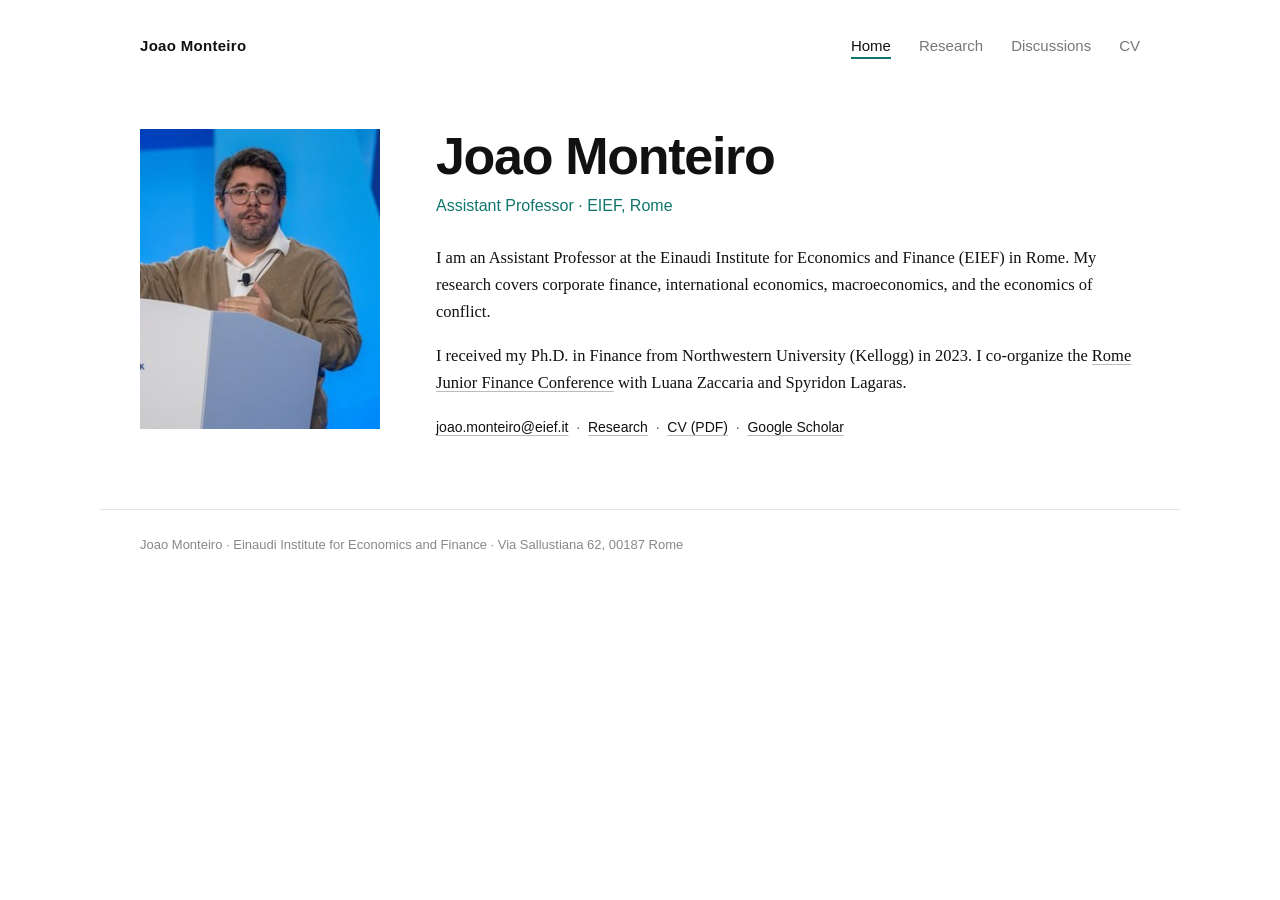
<file: index.html>
<!DOCTYPE html>
<html lang="en">
<head>
<meta charset="utf-8">
<meta name="viewport" content="width=device-width, initial-scale=1">
<title>Joao Monteiro — EIEF</title>
<meta name="description" content="Joao Monteiro, Assistant Professor at the Einaudi Institute for Economics and Finance (EIEF). Corporate finance, international economics, macroeconomics, and the economics of conflict.">
<meta property="og:title" content="Joao Monteiro — EIEF">
<meta property="og:description" content="Joao Monteiro, Assistant Professor at the Einaudi Institute for Economics and Finance (EIEF). Corporate finance, international economics, macroeconomics, and the economics of conflict.">
<meta property="og:image" content="https://joao-cmonteiro.github.io/website/img/photo.jpg">
<link rel="icon" href="favicon.svg" type="image/svg+xml">
<link rel="icon" href="favicon.ico" sizes="any">
<link rel="apple-touch-icon" href="apple-touch-icon.png">
<link rel="stylesheet" href="style.css">
</head>
<body>
<nav class="nav"><a class="nm" href="index.html">Joao Monteiro</a><ul><li><a href="index.html" class=cur aria-current=page>Home</a></li><li><a href="research.html">Research</a></li><li><a href="discussions.html">Discussions</a></li><li><a href="cv.html">CV</a></li></ul></nav>
<main>
<div class="hero"><img class="photo" src="img/photo.jpg" alt="Joao Monteiro"><div>
<h1>Joao Monteiro</h1>
<p class="role">Assistant Professor · EIEF, Rome</p>
<p>I am an Assistant Professor at the Einaudi Institute for Economics and Finance (EIEF) in Rome. My research covers corporate finance, international economics, macroeconomics, and the economics of conflict.</p>
<p>I received my Ph.D. in Finance from Northwestern University (Kellogg) in 2023. I co-organize the <a href="https://www.eief.it/eief/images/Program_10th_Rome_Junior_Finance_Conference_8-9_June_2026.pdf" target="_blank" rel="noopener">Rome Junior Finance Conference</a> with Luana Zaccaria and Spyridon Lagaras.</p>
<div class="contact"><a href="mailto:joao.monteiro@eief.it">joao.monteiro@eief.it</a> &nbsp;·&nbsp; <a href="research.html">Research</a> &nbsp;·&nbsp; <a href="cv.pdf">CV (PDF)</a> &nbsp;·&nbsp; <a href="https://scholar.google.com/citations?user=AjWVGdEAAAAJ&amp;hl=en" target="_blank" rel="noopener">Google Scholar</a></div>
</div></div>
</main>
<footer>Joao Monteiro · Einaudi Institute for Economics and Finance · Via Sallustiana 62, 00187 Rome</footer>
<div class="lb" hidden><img alt=""></div>
<script src="site.js"></script>
</body>
</html>
</file>
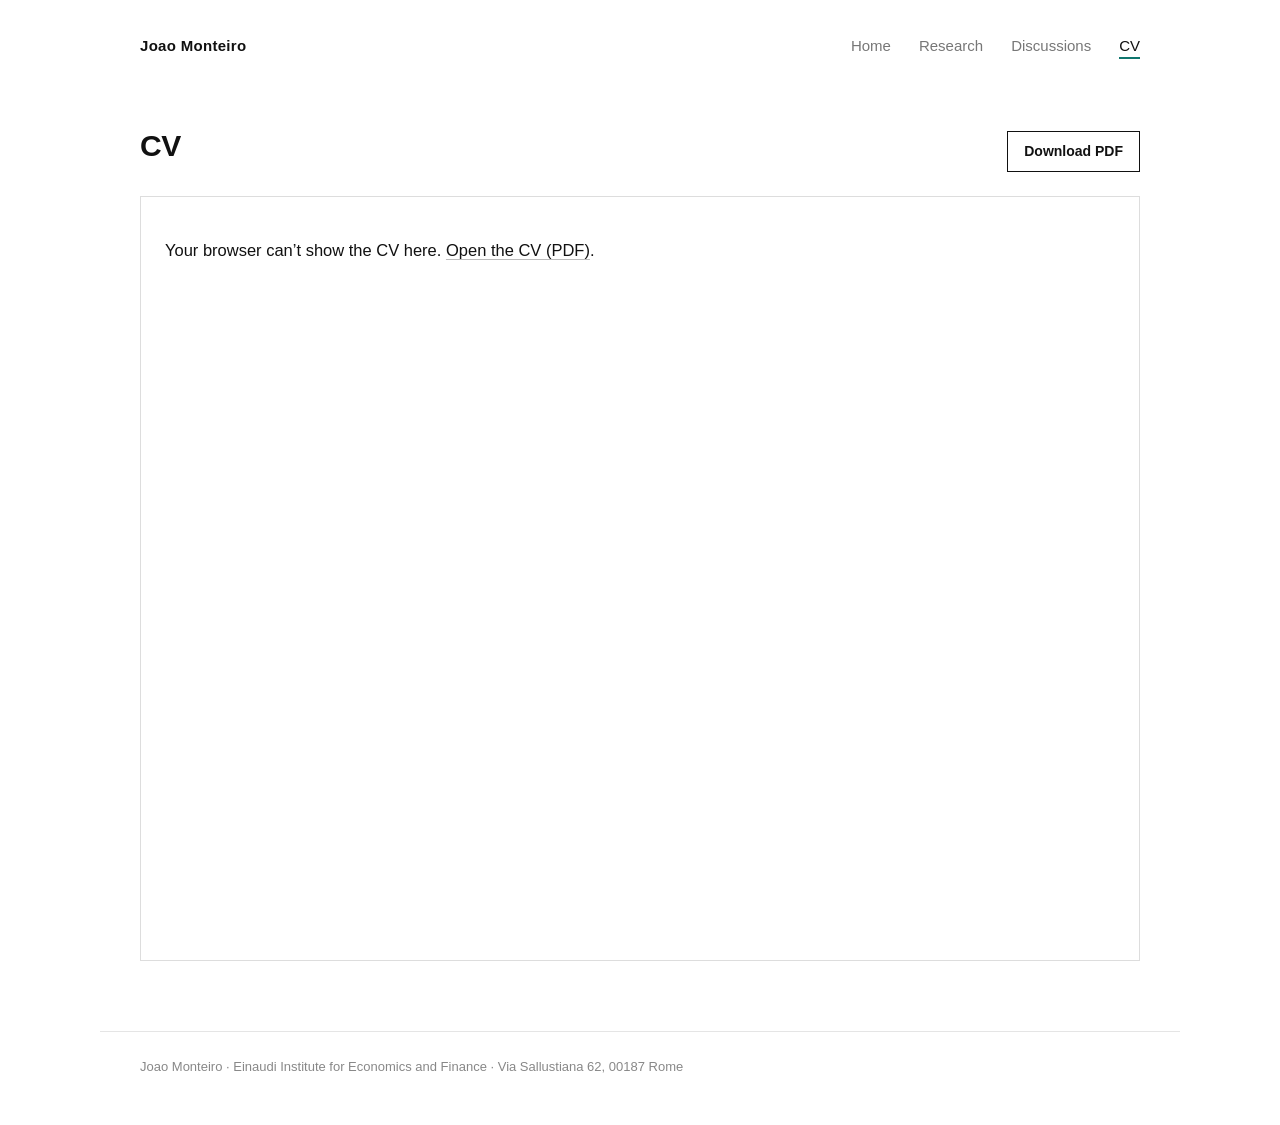
<file: cv.html>
<!DOCTYPE html>
<html lang="en">
<head>
<meta charset="utf-8">
<meta name="viewport" content="width=device-width, initial-scale=1">
<title>CV — Joao Monteiro</title>
<meta name="description" content="Joao Monteiro, Assistant Professor at the Einaudi Institute for Economics and Finance (EIEF). Corporate finance, international economics, macroeconomics, and the economics of conflict.">
<meta property="og:title" content="CV — Joao Monteiro">
<meta property="og:description" content="Joao Monteiro, Assistant Professor at the Einaudi Institute for Economics and Finance (EIEF). Corporate finance, international economics, macroeconomics, and the economics of conflict.">
<meta property="og:image" content="https://joao-cmonteiro.github.io/website/img/photo.jpg">
<link rel="icon" href="favicon.svg" type="image/svg+xml">
<link rel="icon" href="favicon.ico" sizes="any">
<link rel="apple-touch-icon" href="apple-touch-icon.png">
<link rel="stylesheet" href="style.css">
</head>
<body>
<nav class="nav"><a class="nm" href="index.html">Joao Monteiro</a><ul><li><a href="index.html">Home</a></li><li><a href="research.html">Research</a></li><li><a href="discussions.html">Discussions</a></li><li><a href="cv.html" class=cur aria-current=page>CV</a></li></ul></nav>
<main>
<div class="cvbar"><h2>CV</h2><a class="btn" href="cv.pdf" download>Download PDF</a></div>
<object class="cvframe" data="cv.pdf#view=FitH" type="application/pdf" aria-label="CV">
<p class="fallback">Your browser can’t show the CV here. <a href="cv.pdf">Open the CV (PDF)</a>.</p>
</object>
</main>
<footer>Joao Monteiro · Einaudi Institute for Economics and Finance · Via Sallustiana 62, 00187 Rome</footer>
<div class="lb" hidden><img alt=""></div>
<script src="site.js"></script>
</body>
</html>
</file>
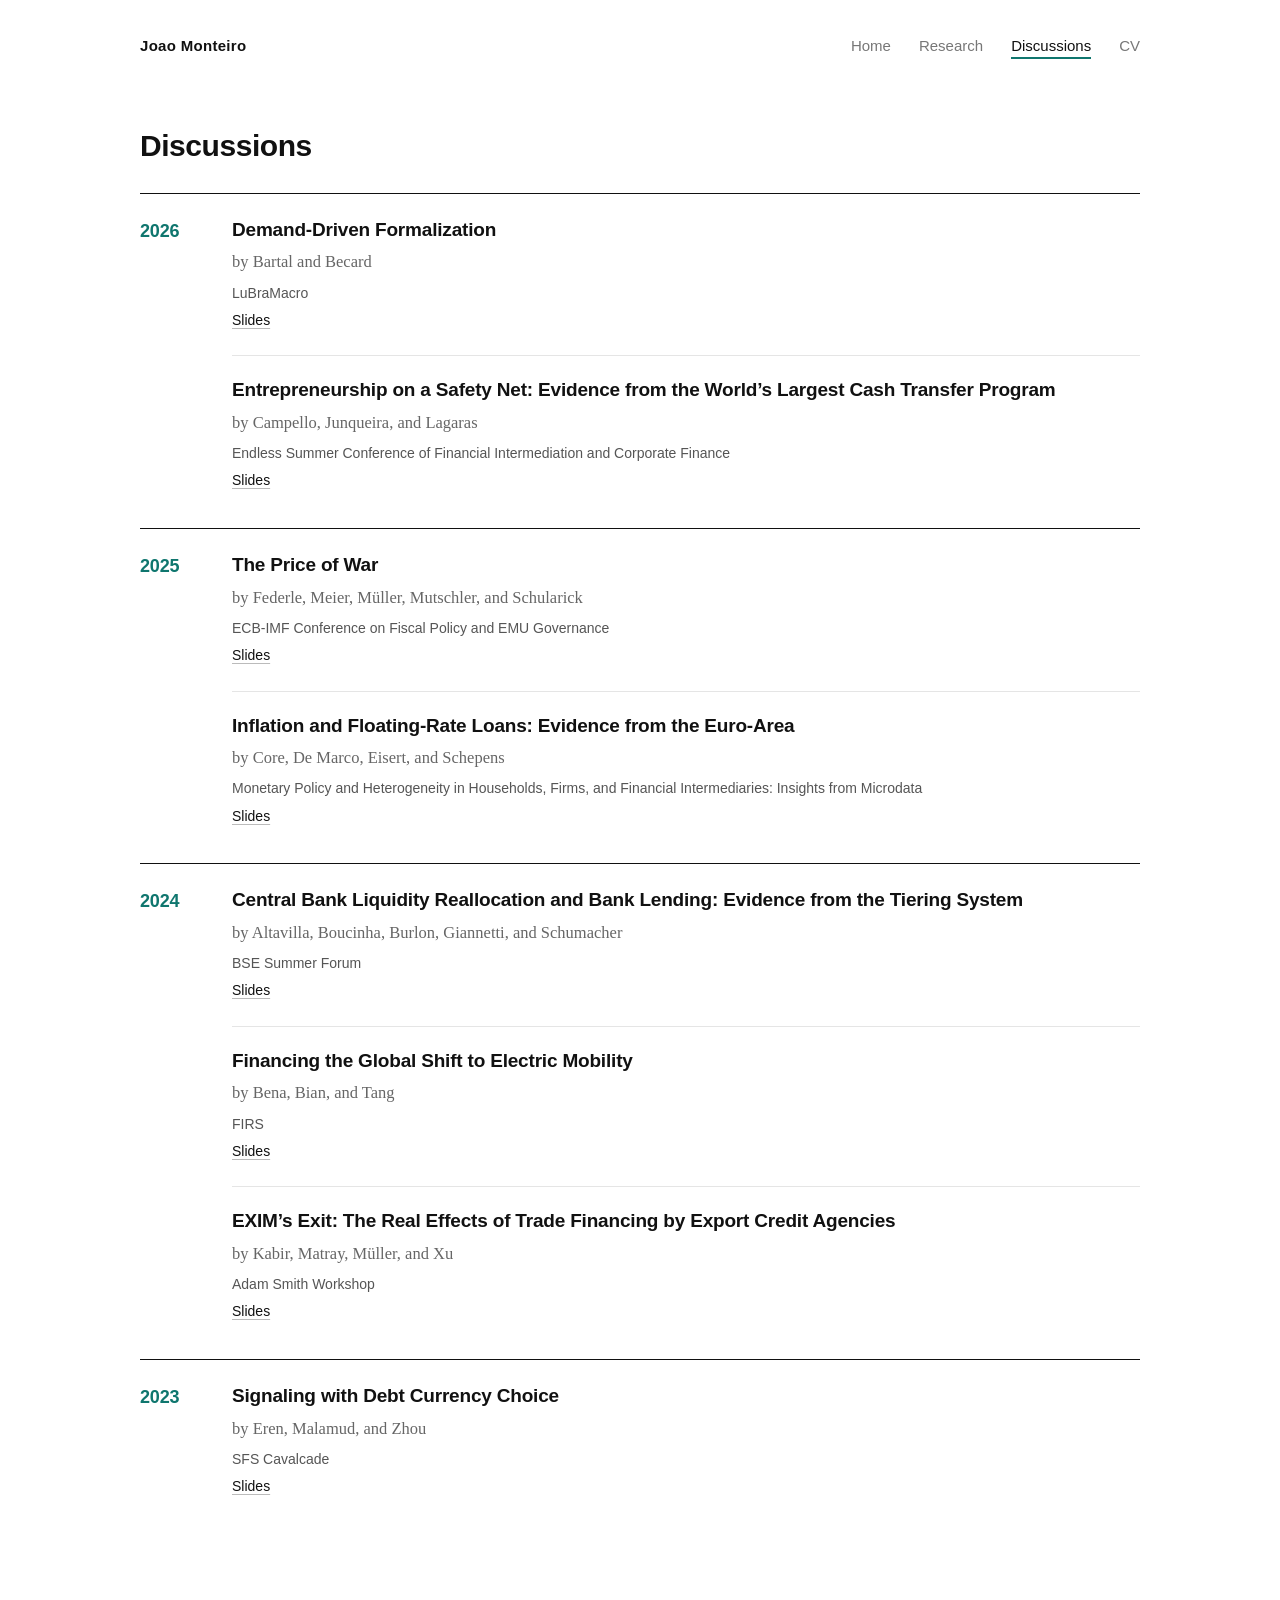
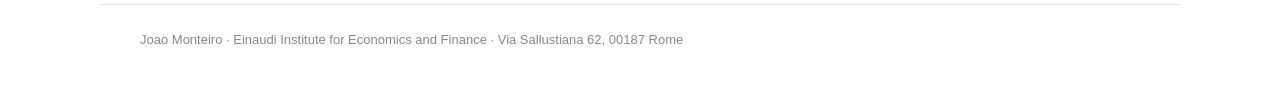
<file: discussions.html>
<!DOCTYPE html>
<html lang="en">
<head>
<meta charset="utf-8">
<meta name="viewport" content="width=device-width, initial-scale=1">
<title>Discussions — Joao Monteiro</title>
<meta name="description" content="Joao Monteiro, Assistant Professor at the Einaudi Institute for Economics and Finance (EIEF). Corporate finance, international economics, macroeconomics, and the economics of conflict.">
<meta property="og:title" content="Discussions — Joao Monteiro">
<meta property="og:description" content="Joao Monteiro, Assistant Professor at the Einaudi Institute for Economics and Finance (EIEF). Corporate finance, international economics, macroeconomics, and the economics of conflict.">
<meta property="og:image" content="https://joao-cmonteiro.github.io/website/img/photo.jpg">
<link rel="icon" href="favicon.svg" type="image/svg+xml">
<link rel="icon" href="favicon.ico" sizes="any">
<link rel="apple-touch-icon" href="apple-touch-icon.png">
<link rel="stylesheet" href="style.css">
</head>
<body>
<nav class="nav"><a class="nm" href="index.html">Joao Monteiro</a><ul><li><a href="index.html">Home</a></li><li><a href="research.html">Research</a></li><li><a href="discussions.html" class=cur aria-current=page>Discussions</a></li><li><a href="cv.html">CV</a></li></ul></nav>
<main>
<h2>Discussions</h2><section class="dgroup"><h3 class="dyear">2026</h3><div><article class="disc"><h3>Demand-Driven Formalization</h3><div class="auth">by Bartal and Becard</div><div class="venue">LuBraMacro</div><div class="links"><a href="discussion-formalization-discussion.pdf">Slides</a></div></article><article class="disc"><h3>Entrepreneurship on a Safety Net: Evidence from the World’s Largest Cash Transfer Program</h3><div class="auth">by Campello, Junqueira, and Lagaras</div><div class="venue">Endless Summer Conference of Financial Intermediation and Corporate Finance</div><div class="links"><a href="dicussion-entrepreneurship-discussion.pdf">Slides</a></div></article></div></section><section class="dgroup"><h3 class="dyear">2025</h3><div><article class="disc"><h3>The Price of War</h3><div class="auth">by Federle, Meier, Müller, Mutschler, and Schularick</div><div class="venue">ECB-IMF Conference on Fiscal Policy and EMU Governance</div><div class="links"><a href="discussion-war-discussion.pdf">Slides</a></div></article><article class="disc"><h3>Inflation and Floating-Rate Loans: Evidence from the Euro-Area</h3><div class="auth">by Core, De Marco, Eisert, and Schepens</div><div class="venue">Monetary Policy and Heterogeneity in Households, Firms, and Financial Intermediaries: Insights from Microdata</div><div class="links"><a href="discussion-adjustable-rates-discussion.pdf">Slides</a></div></article></div></section><section class="dgroup"><h3 class="dyear">2024</h3><div><article class="disc"><h3>Central Bank Liquidity Reallocation and Bank Lending: Evidence from the Tiering System</h3><div class="auth">by Altavilla, Boucinha, Burlon, Giannetti, and Schumacher</div><div class="venue">BSE Summer Forum</div><div class="links"><a href="discussion-tiering-discussion.pdf">Slides</a></div></article><article class="disc"><h3>Financing the Global Shift to Electric Mobility</h3><div class="auth">by Bena, Bian, and Tang</div><div class="venue">FIRS</div><div class="links"><a href="discussion-electric-discussion.pdf">Slides</a></div></article><article class="disc"><h3>EXIM’s Exit: The Real Effects of Trade Financing by Export Credit Agencies</h3><div class="auth">by Kabir, Matray, Müller, and Xu</div><div class="venue">Adam Smith Workshop</div><div class="links"><a href="discussion-exim-discussion.pdf">Slides</a></div></article></div></section><section class="dgroup"><h3 class="dyear">2023</h3><div><article class="disc"><h3>Signaling with Debt Currency Choice</h3><div class="auth">by Eren, Malamud, and Zhou</div><div class="venue">SFS Cavalcade</div><div class="links"><a href="discussion-signaling-discussion.pdf">Slides</a></div></article></div></section>
</main>
<footer>Joao Monteiro · Einaudi Institute for Economics and Finance · Via Sallustiana 62, 00187 Rome</footer>
<div class="lb" hidden><img alt=""></div>
<script src="site.js"></script>
</body>
</html>
</file>
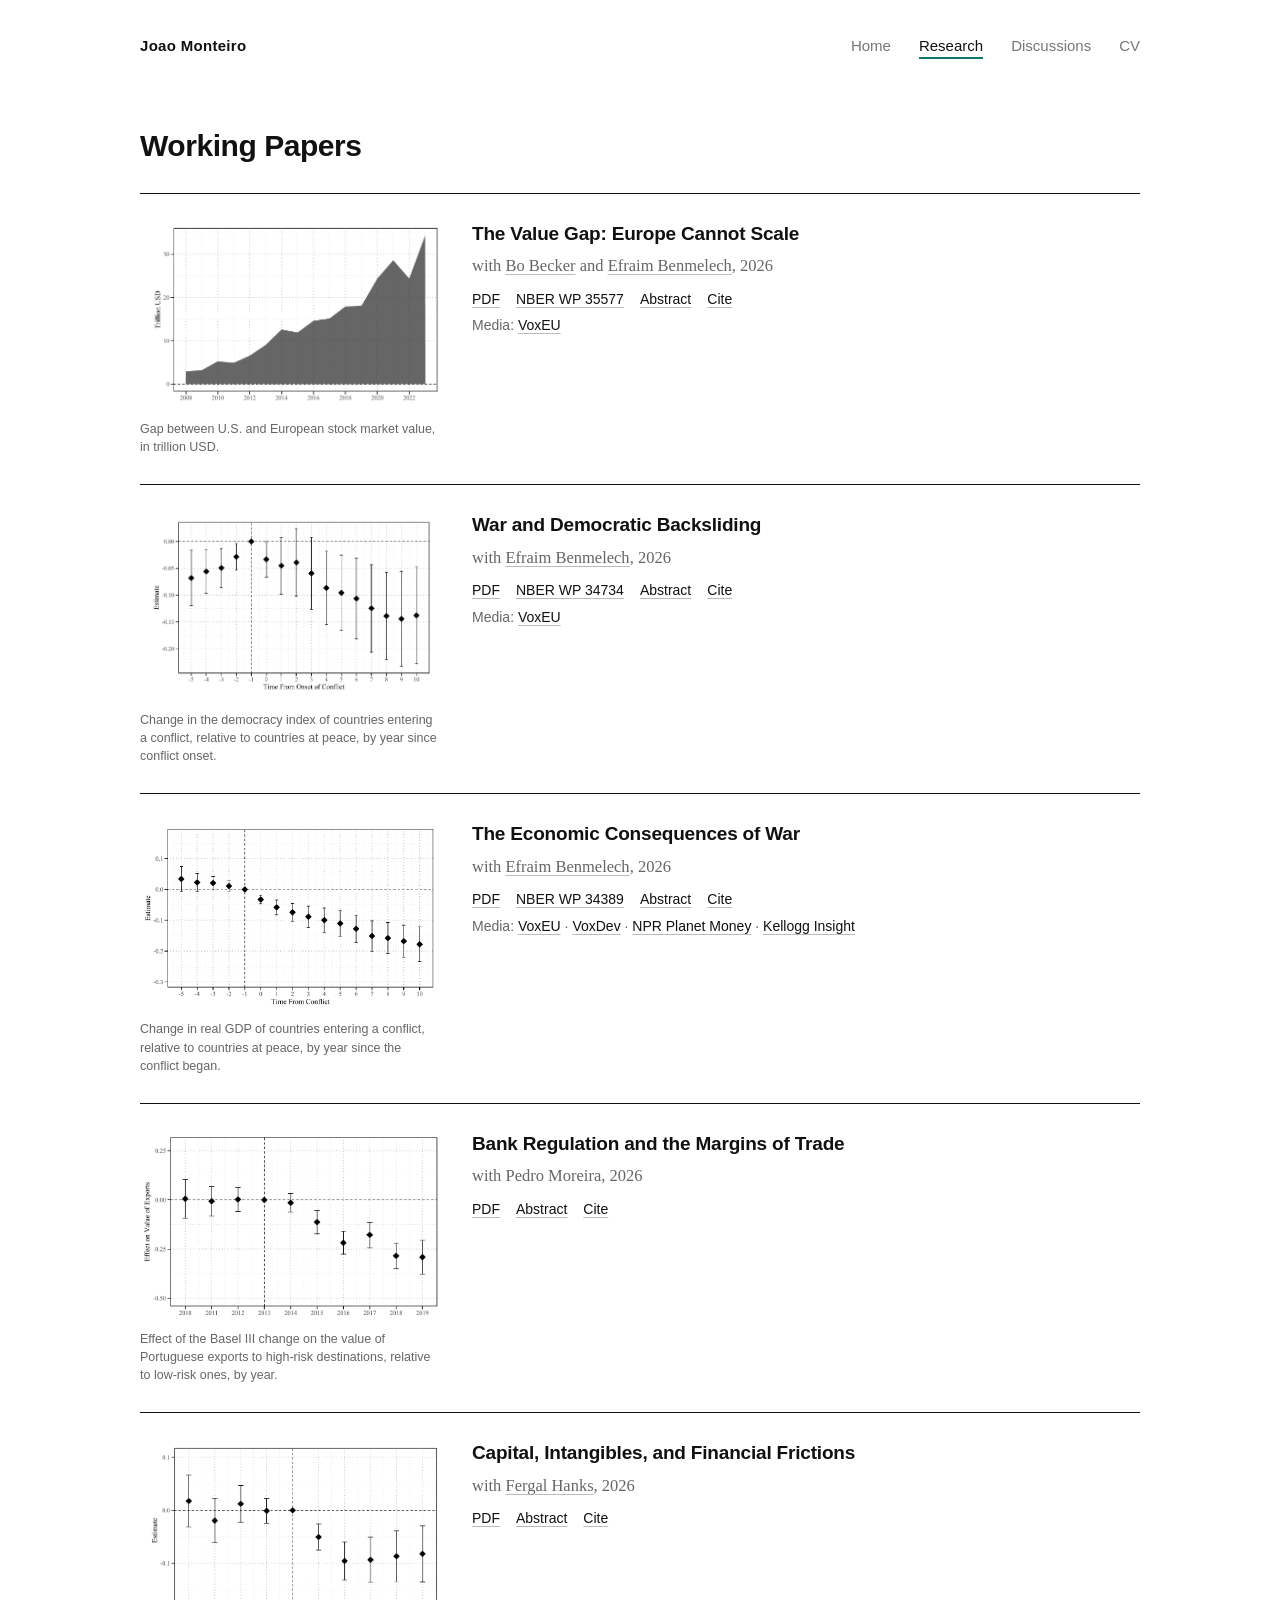
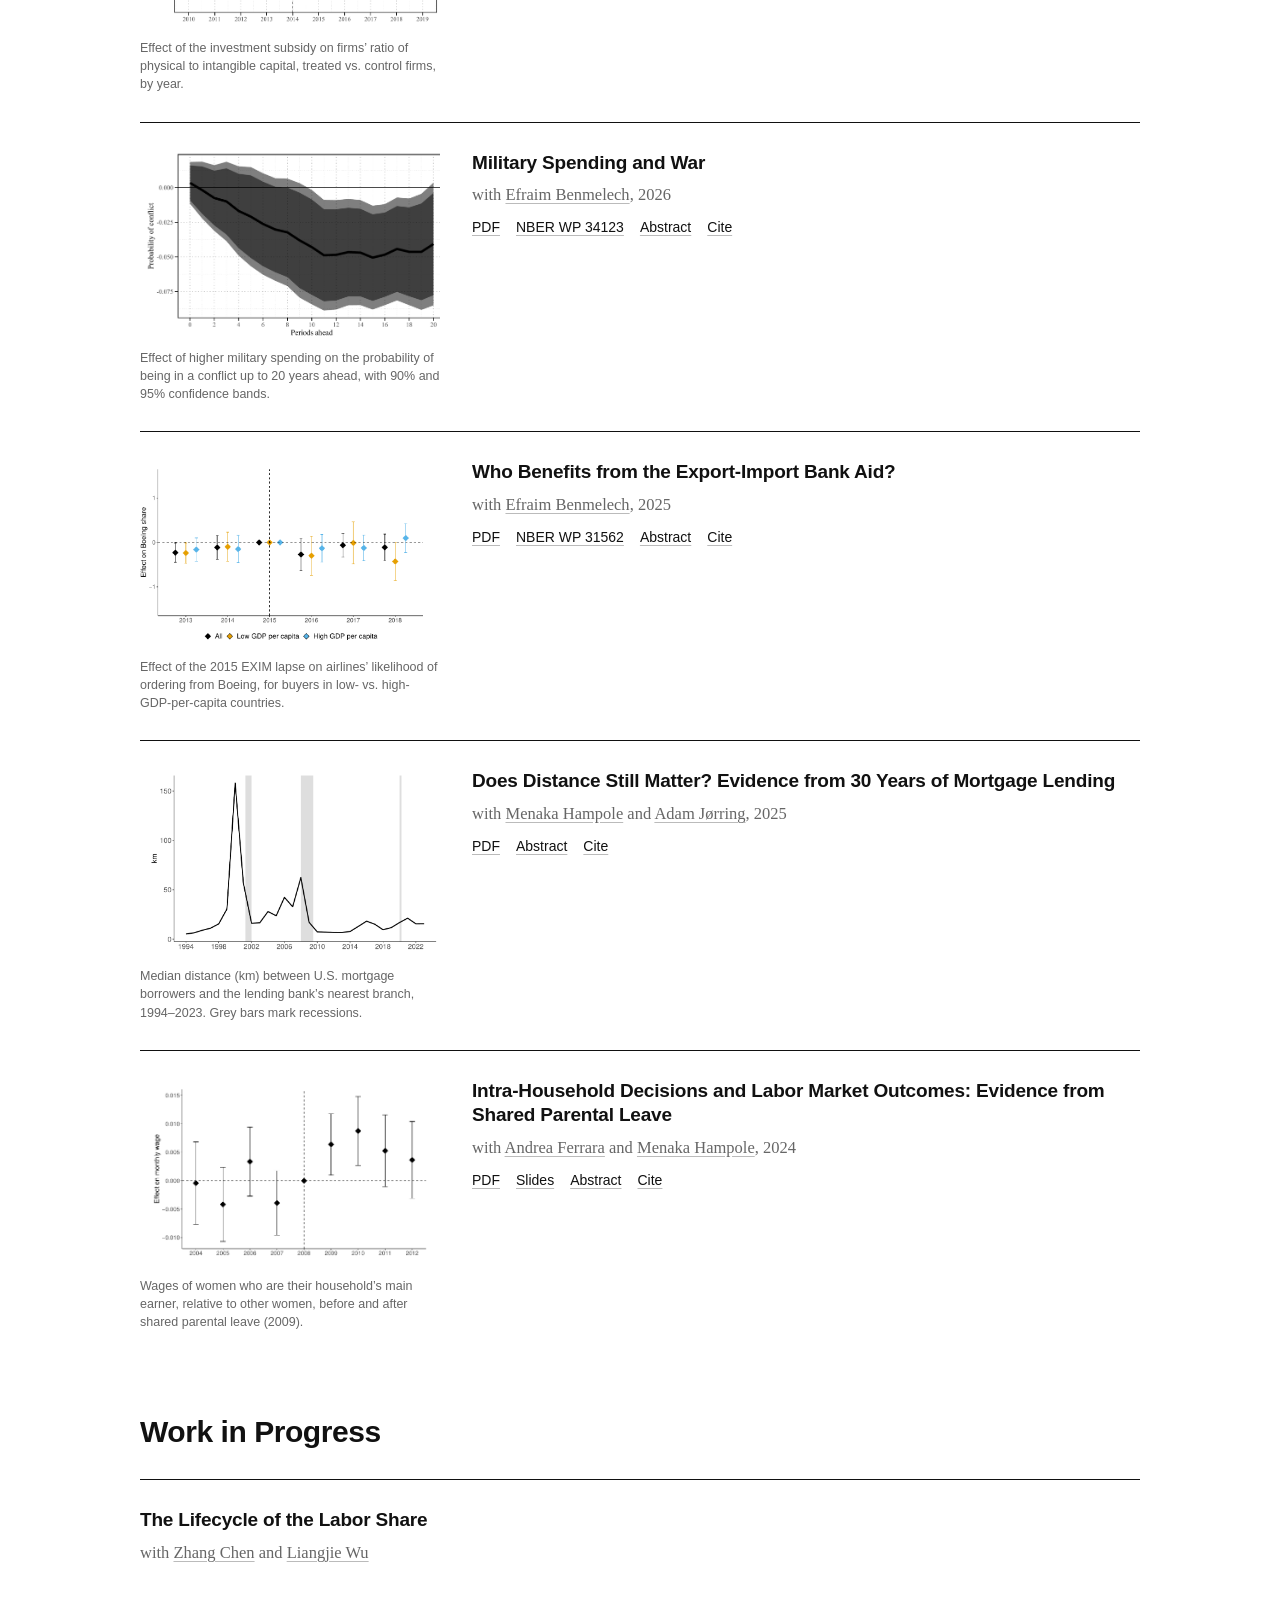
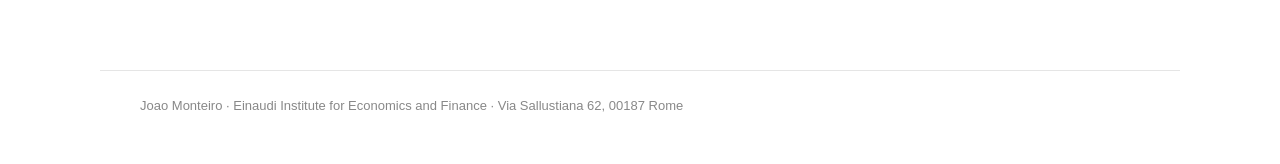
<file: research.html>
<!DOCTYPE html>
<html lang="en">
<head>
<meta charset="utf-8">
<meta name="viewport" content="width=device-width, initial-scale=1">
<title>Research — Joao Monteiro</title>
<meta name="description" content="Joao Monteiro, Assistant Professor at the Einaudi Institute for Economics and Finance (EIEF). Corporate finance, international economics, macroeconomics, and the economics of conflict.">
<meta property="og:title" content="Research — Joao Monteiro">
<meta property="og:description" content="Joao Monteiro, Assistant Professor at the Einaudi Institute for Economics and Finance (EIEF). Corporate finance, international economics, macroeconomics, and the economics of conflict.">
<meta property="og:image" content="https://joao-cmonteiro.github.io/website/img/photo.jpg">
<link rel="icon" href="favicon.svg" type="image/svg+xml">
<link rel="icon" href="favicon.ico" sizes="any">
<link rel="apple-touch-icon" href="apple-touch-icon.png">
<link rel="stylesheet" href="style.css">
</head>
<body>
<nav class="nav"><a class="nm" href="index.html">Joao Monteiro</a><ul><li><a href="index.html">Home</a></li><li><a href="research.html" class=cur aria-current=page>Research</a></li><li><a href="discussions.html">Discussions</a></li><li><a href="cv.html">CV</a></li></ul></nav>
<main>
<h2>Working Papers</h2><article class="card"><figure class="figwrap"><button class="fig" aria-label="Enlarge figure"><img src="img/fig-eu.png" alt="Gap between U.S. and European stock market value, in trillion USD." loading="lazy"></button><figcaption>Gap between U.S. and European stock market value, in trillion USD.</figcaption></figure><div class="body"><h3>The Value Gap: Europe Cannot Scale</h3><div class="auth">with <a href="https://sites.google.com/site/bobecker2/" target="_blank" rel="noopener">Bo Becker</a> and <a href="https://www.kellogg.northwestern.edu/faculty/directory/benmelech_efraim/" target="_blank" rel="noopener">Efraim Benmelech</a>, 2026</div><div class="links"><a href="eu-paper.pdf">PDF</a><a href="https://www.nber.org/papers/w35577" target=_blank rel=noopener>NBER WP 35577</a><button class="tg" data-p="ab" aria-expanded="false">Abstract</button><button class="tg" data-p="cite" aria-expanded="false">Cite</button></div><div class="panel ab"><p>In 2008, the aggregate market value of U.S.-listed firms was roughly one-third higher than that of European-listed firms. By 2023, it was more than 300% higher, a difference of $34 trillion. The valuation gap is broad-based, rather than concentrated among a few superstar firms, and is driven by differences in firm values, not in the number of listed firms. Across sectors, the gap is larger in R&amp;D-intensive industries and in industries with high returns to scale. European firms’ size is strongly correlated with home-country GDP, whereas U.S. firms’ size is unrelated to home-state GDP. Smaller European firms also face a particularly large cost-of-capital gap and do not appear able to substitute debt for limited access to equity financing, including venture capital. Taken together, these facts suggest that financial and product-market frictions constrain European firms’ ability to scale.</p></div><div class="panel cite"><div class="bib"><button class="copy">Copy</button><pre>@techreport{NBERw35577,
  title       = {The Value Gap: Europe Cannot Scale},
  author      = {Becker, Bo and Benmelech, Efraim and Monteiro, Joao},
  institution = {National Bureau of Economic Research},
  type        = {Working Paper},
  series      = {Working Paper Series},
  number      = {35577},
  year        = {2026},
  month       = {August},
  doi         = {10.3386/w35577},
  URL         = {http://www.nber.org/papers/w35577}
}</pre></div></div><div class="media">Media: <a href="https://cepr.org/voxeu/columns/small-and-stuck-why-european-firms-cant-scale" target="_blank" rel="noopener">VoxEU</a></div></div></article><article class="card"><figure class="figwrap"><button class="fig" aria-label="Enlarge figure"><img src="img/fig-backsliding.png" alt="Change in the democracy index of countries entering a conflict, relative to countries at peace, by year since conflict onset." loading="lazy"></button><figcaption>Change in the democracy index of countries entering a conflict, relative to countries at peace, by year since conflict onset.</figcaption></figure><div class="body"><h3>War and Democratic Backsliding</h3><div class="auth">with <a href="https://www.kellogg.northwestern.edu/faculty/directory/benmelech_efraim/" target="_blank" rel="noopener">Efraim Benmelech</a>, 2026</div><div class="links"><a href="backsliding-paper.pdf">PDF</a><a href="https://www.nber.org/papers/w34734" target=_blank rel=noopener>NBER WP 34734</a><button class="tg" data-p="ab" aria-expanded="false">Abstract</button><button class="tg" data-p="cite" aria-expanded="false">Cite</button></div><div class="panel ab"><p>We provide the first global, long-run evidence on how war reshapes democratic institutions. Using data on all conflicts since 1948, we show that the onset of conflict causes a large and persistent decline in democracy: institutions weaken immediately relative to comparable countries, continue to erode for nearly a decade, and do not recover. Yet this deterioration is highly selective. It appears only in first-time conflicts, intrastate wars, highly fractionalized societies, and conflicts that governments win. The decline operates through political channels – media censorship, judicial purges, curtailed civil liberties, irregular leadership turnover, and constitutional suspensions – rather than through any functional requirement of war-making. Autocratization does not increase the probability of victory, and institutional instability reduces it. Taken together, the findings show that war does not require autocracy; it enables executives to expand their authority and implement institutional changes that would be difficult to enact in peacetime.</p></div><div class="panel cite"><div class="bib"><button class="copy">Copy</button><pre>@techreport{NBERw34734,
  title       = {War and Democratic Backsliding},
  author      = {Benmelech, Efraim and Monteiro, Joao},
  institution = {National Bureau of Economic Research},
  type        = {Working Paper},
  series      = {Working Paper Series},
  number      = {34734},
  year        = {2026},
  month       = {January},
  doi         = {10.3386/w34734},
  URL         = {http://www.nber.org/papers/w34734}
}</pre></div></div><div class="media">Media: <a href="https://cepr.org/voxeu/columns/when-war-weakens-democracy" target="_blank" rel="noopener">VoxEU</a></div></div></article><article class="card"><figure class="figwrap"><button class="fig" aria-label="Enlarge figure"><img src="img/fig-war.png" alt="Change in real GDP of countries entering a conflict, relative to countries at peace, by year since the conflict began." loading="lazy"></button><figcaption>Change in real GDP of countries entering a conflict, relative to countries at peace, by year since the conflict began.</figcaption></figure><div class="body"><h3>The Economic Consequences of War</h3><div class="auth">with <a href="https://www.kellogg.northwestern.edu/faculty/directory/benmelech_efraim/" target="_blank" rel="noopener">Efraim Benmelech</a>, 2026</div><div class="links"><a href="cost-of-war-paper.pdf">PDF</a><a href="https://www.nber.org/papers/w34389" target=_blank rel=noopener>NBER WP 34389</a><button class="tg" data-p="ab" aria-expanded="false">Abstract</button><button class="tg" data-p="cite" aria-expanded="false">Cite</button></div><div class="panel ab"><p>We provide systematic evidence on the macroeconomic consequences of war using a new dataset covering 115 conflicts over the past 75 years. We document three main findings. First, conflict generates large and persistent real effects: real GDP falls by 12%, with no recovery even after a decade. The decline in real activity is more pronounced for intrastate than for interstate conflicts. Second, government finances deteriorate as revenues contract, expenditures remain stable, and governments shift toward short-term debt. Third, governments rely on inflationary finance, eroding real debt and generating seigniorage while depressing investment by raising the cost of imported capital goods.</p></div><div class="panel cite"><div class="bib"><button class="copy">Copy</button><pre>@techreport{NBERw34389,
  title       = {The Economic Consequences of War},
  author      = {Benmelech, Efraim and Monteiro, Joao},
  institution = {National Bureau of Economic Research},
  type        = {Working Paper},
  series      = {Working Paper Series},
  number      = {34389},
  year        = {2025},
  month       = {October},
  doi         = {10.3386/w34389},
  URL         = {http://www.nber.org/papers/w34389}
}</pre></div></div><div class="media">Media: <a href="https://cepr.org/voxeu/columns/lasting-economic-scars-war" target="_blank" rel="noopener">VoxEU</a> · <a href="https://voxdev.org/topic/institutions-political-economy/lasting-economic-impacts-war" target="_blank" rel="noopener">VoxDev</a> · <a href="https://www.npr.org/sections/planet-money/2025/11/04/g-s1-96043/a-planet-money-guide-to-five-fascinating-economic-studies" target="_blank" rel="noopener">NPR Planet Money</a> · <a href="https://insight.kellogg.northwestern.edu/article/the-economic-price-we-pay-for-war" target="_blank" rel="noopener">Kellogg Insight</a></div></div></article><article class="card"><figure class="figwrap"><button class="fig" aria-label="Enlarge figure"><img src="img/fig-trade.png" alt="Effect of the Basel III change on the value of Portuguese exports to high-risk destinations, relative to low-risk ones, by year." loading="lazy"></button><figcaption>Effect of the Basel III change on the value of Portuguese exports to high-risk destinations, relative to low-risk ones, by year.</figcaption></figure><div class="body"><h3>Bank Regulation and the Margins of Trade</h3><div class="auth">with Pedro Moreira, 2026</div><div class="links"><a href="trade-finance-paper.pdf">PDF</a><button class="tg" data-p="ab" aria-expanded="false">Abstract</button><button class="tg" data-p="cite" aria-expanded="false">Cite</button></div><div class="panel ab"><p>We study how tighter credit conditions affect firms’ international trade. Exploiting a Basel III change that raised credit costs for exports to high-risk destinations but not others, we identify the causal effects of credit tightening on exporters. Using firm-level exports matched to loan-level credit registry records, we find that higher financing costs cause large, persistent export declines to high-risk destinations. Firms cut export volumes, exit markets, and shift toward less working-capital-intensive products. This substitution is incomplete, and overall sales fall. Exposed firms also obtain fewer loans, and the loans they receive are smaller and carry higher interest rates.</p></div><div class="panel cite"><div class="bib"><button class="copy">Copy</button><pre>@techreport{monteiro2026bank,
  title={Bank Regulation and the Margins of Trade},
  author={Monteiro, Joao and Moreira, Pedro},
  year={2026},
  institution={Working paper}
}</pre></div></div></div></article><article class="card"><figure class="figwrap"><button class="fig" aria-label="Enlarge figure"><img src="img/fig-intangibles.png" alt="Effect of the investment subsidy on firms’ ratio of physical to intangible capital, treated vs. control firms, by year." loading="lazy"></button><figcaption>Effect of the investment subsidy on firms’ ratio of physical to intangible capital, treated vs. control firms, by year.</figcaption></figure><div class="body"><h3>Capital, Intangibles, and Financial Frictions</h3><div class="auth">with <a href="https://hanksf.github.io/" target="_blank" rel="noopener">Fergal Hanks</a>, 2026</div><div class="links"><a href="intangibles-paper.pdf">PDF</a><button class="tg" data-p="ab" aria-expanded="false">Abstract</button><button class="tg" data-p="cite" aria-expanded="false">Cite</button></div><div class="panel ab"><p>How do financial frictions shape firms’ investment in intangible capital? We show that financial constraints distort not only how much firms invest, but also what they invest in. Exploiting an investment subsidy in Portugal that raised firms’ internal liquidity while subsidizing physical and intangible capital at the same rate, we find that treated firms reduced their capital-to-intangible ratio by 7.6 percent. The response is concentrated where the subsidy was more generous, among highly leveraged and cash-poor firms, and among firms whose initial capital mix signals larger distortions. Going beyond average effects, we use quantile treatment effects to recover the cross-sectional distribution of wedges between the marginal rate of technical substitution and relative input prices in the least distorted economy consistent with the data. Even in this conservative benchmark, at most five percent of firms are unconstrained, while at least one quarter face wedges exceeding twenty percent.</p></div><div class="panel cite"><div class="bib"><button class="copy">Copy</button><pre>@techreport{hanks2026capital,
  title={Capital, Intangibles, and Financial Frictions},
  author={Hanks, Fergal and Monteiro, Joao},
  year={2026},
  institution={Working paper}
}</pre></div></div></div></article><article class="card"><figure class="figwrap"><button class="fig" aria-label="Enlarge figure"><img src="img/fig-conflict.png" alt="Effect of higher military spending on the probability of being in a conflict up to 20 years ahead, with 90% and 95% confidence bands." loading="lazy"></button><figcaption>Effect of higher military spending on the probability of being in a conflict up to 20 years ahead, with 90% and 95% confidence bands.</figcaption></figure><div class="body"><h3>Military Spending and War</h3><div class="auth">with <a href="https://www.kellogg.northwestern.edu/faculty/directory/benmelech_efraim/" target="_blank" rel="noopener">Efraim Benmelech</a>, 2026</div><div class="links"><a href="conflict-paper.pdf">PDF</a><a href="https://www.nber.org/papers/w34123" target=_blank rel=noopener>NBER WP 34123</a><button class="tg" data-p="ab" aria-expanded="false">Abstract</button><button class="tg" data-p="cite" aria-expanded="false">Cite</button></div><div class="panel ab"><p>We study whether military spending deters conflict. Using 75 years of data covering 161 countries, we find no evidence that military spending raises conflict risk in the short run, but it produces a small and persistent decline over longer horizons. Deterrence is stronger among democracies and extends to nonstate challengers, which account for most modern conflicts. We use a dynamic bargaining model to explain these results. In our model, military spending buys peace only by making war more costly, and how much peace it buys depends on how much spending raises the cost of war, how strongly the outbreak of war responds to that cost, and how long wars last once they start. Measuring each force separately, we find that the persistence of war matters little. Deterrence is instead held back by two limits of similar size: military spending raises the cost of war by little, and incumbents convert little of a costlier war into peace, using most of it to extract better terms. Removing either limit would make military spending roughly seven times more effective.</p></div><div class="panel cite"><div class="bib"><button class="copy">Copy</button><pre>@techreport{NBERw34123,
  title       = {Military Spending and War},
  author      = {Benmelech, Efraim and Monteiro, Joao},
  institution = {National Bureau of Economic Research},
  type        = {Working Paper},
  series      = {Working Paper Series},
  number      = {34123},
  year        = {2026},
  month       = {November},
  doi         = {10.3386/w34123},
  URL         = {http://www.nber.org/papers/w34123}
}</pre></div></div></div></article><article class="card"><figure class="figwrap"><button class="fig" aria-label="Enlarge figure"><img src="img/fig-exim.png" alt="Effect of the 2015 EXIM lapse on airlines’ likelihood of ordering from Boeing, for buyers in low- vs. high-GDP-per-capita countries." loading="lazy"></button><figcaption>Effect of the 2015 EXIM lapse on airlines’ likelihood of ordering from Boeing, for buyers in low- vs. high-GDP-per-capita countries.</figcaption></figure><div class="body"><h3>Who Benefits from the Export-Import Bank Aid?</h3><div class="auth">with <a href="https://www.kellogg.northwestern.edu/faculty/directory/benmelech_efraim/" target="_blank" rel="noopener">Efraim Benmelech</a>, 2025</div><div class="links"><a href="boeing-exim.pdf">PDF</a><a href="https://www.nber.org/papers/w31562" target=_blank rel=noopener>NBER WP 31562</a><button class="tg" data-p="ab" aria-expanded="false">Abstract</button><button class="tg" data-p="cite" aria-expanded="false">Cite</button></div><div class="panel ab"><p>We study the effectiveness of U.S. industrial policy by examining a sharp disruption in the Export-Import Bank’s ability to support exporters. In 2015, EXIM lost the quorum required to approve large loan guarantees, reducing total aid. We focus on Boeing, EXIM’s largest beneficiary, and use detailed aircraft-level data to measure how the lapse affected orders. On average, demand for Boeing aircraft did not decline—despite 12 percent of sales having been EXIM-financed. However, airlines based in developing countries and those with low liquidity significantly reduced their purchases, consistent with binding credit constraints. By contrast, carriers in developed countries show no response. Since EXIM’s stated objective is to maximize U.S. exports, aid should be directed toward customers whose demand is most sensitive to credit terms. Under this criterion, the pre-shock allocation appears inefficient: reallocating aid toward credit-constrained buyers could have raised Boeing orders by 16%.</p></div><div class="panel cite"><div class="bib"><button class="copy">Copy</button><pre>@techreport{NBERw31562,
  title       = {Who Benefits From the Export-Import Bank Aid?},
  author      = {Benmelech, Efraim and Monteiro, Joao},
  institution = {National Bureau of Economic Research},
  type        = {Working Paper},
  series      = {Working Paper Series},
  number      = {31562},
  year        = {2023},
  month       = {August},
  doi         = {10.3386/w31562},
  URL         = {https://www.nber.org/papers/w31562}
}</pre></div></div></div></article><article class="card"><figure class="figwrap"><button class="fig" aria-label="Enlarge figure"><img src="img/fig-distance.png" alt="Median distance (km) between U.S. mortgage borrowers and the lending bank’s nearest branch, 1994–2023. Grey bars mark recessions." loading="lazy"></button><figcaption>Median distance (km) between U.S. mortgage borrowers and the lending bank’s nearest branch, 1994–2023. Grey bars mark recessions.</figcaption></figure><div class="body"><h3>Does Distance Still Matter? Evidence from 30 Years of Mortgage Lending</h3><div class="auth">with <a href="https://som.yale.edu/faculty-research/faculty-directory/menaka-v-hampole" target="_blank" rel="noopener">Menaka Hampole</a> and <a href="http://www.adamjorring.com/" target="_blank" rel="noopener">Adam Jørring</a>, 2025</div><div class="links"><a href="distance-paper.pdf">PDF</a><button class="tg" data-p="ab" aria-expanded="false">Abstract</button><button class="tg" data-p="cite" aria-expanded="false">Cite</button></div><div class="panel ab"><p>Mortgage lending by banks is still predominantly a local business. Local branches have a significant advantage in attracting and originating mortgages. More than 25% of borrowers are less than two miles from their branch, and more than 50% are within 10 miles. Distance is associated with lower credit quality, and the additional risk is priced: higher distance is associated with a lower probability of approval, a higher interest rate spread, and a higher ex-post likelihood of delinquency. We document business cycle patterns as the distance rises in booms and falls in busts but find that the sensitivity of distance for loan approval and pricing has persisted over the past 30 years despite the dramatic rise in securitization and online banking. Using a quantitative spatial model of the mortgage market, we explore the economic mechanisms driving our results. Through the lens of the model, we find that decreasing search costs lowers the match quality of borrower search, which counteracts the effects of increasing screening technology. Our findings highlight that local bank branches are still highly relevant despite the “fintech” revolution.</p></div><div class="panel cite"><div class="bib"><button class="copy">Copy</button><pre>@techreport{hampole2025distance,
  title={Does Distance Still Matter? \\Evidence from 30 Years of Mortgage Lending},
  author={Hampole, Menaka V. and J\o{}rring, Adam and Monteiro, Joao},
  year={2025},
  institution={Working paper}
}</pre></div></div></div></article><article class="card"><figure class="figwrap"><button class="fig" aria-label="Enlarge figure"><img src="img/fig-parental.png" alt="Wages of women who are their household’s main earner, relative to other women, before and after shared parental leave (2009)." loading="lazy"></button><figcaption>Wages of women who are their household’s main earner, relative to other women, before and after shared parental leave (2009).</figcaption></figure><div class="body"><h3>Intra-Household Decisions and Labor Market Outcomes: Evidence from Shared Parental Leave</h3><div class="auth">with <a href="https://andreaferrara1997.github.io/" target="_blank" rel="noopener">Andrea Ferrara</a> and <a href="https://som.yale.edu/faculty-research/faculty-directory/menaka-v-hampole" target="_blank" rel="noopener">Menaka Hampole</a>, 2024</div><div class="links"><a href="parental-leave-paper.pdf">PDF</a><a href="parental-leave-slides.pdf">Slides</a><button class="tg" data-p="ab" aria-expanded="false">Abstract</button><button class="tg" data-p="cite" aria-expanded="false">Cite</button></div><div class="panel ab"><p>This paper examines the impact of intra-household decisions over the split of childcare duties on labor market outcomes. We study the introduction of shared parental leave in Portugal, which allows parents to decide on the allocation of leave days. Using a model of the household, we show that introducing shared parental leave leads to an increase in women’s wages, as they are allocated a lower share of childcare duties when compared with the allocation before shared parental leave is introduced. Moreover, this wage increase should be more pronounced for high-productivity women. Using a novel data set which combines household data with matched employer-employee data, we find that the monthly wages of women increase by 1 percent relative to the wages of men. We also find that most of this increase is driven by women who are the primary earners in their household. Our results suggest that the effectiveness of childcare policies in mitigating gender inequality in the labor market may be determined by intra-household decisions.</p></div><div class="panel cite"><div class="bib"><button class="copy">Copy</button><pre>@techreport{ferrara2024intra,
  title={Intra-Household Decisions and Labor Market Outcomes: Evidence from Shared Parental Leave},
  author={Ferrara, Andrea and Hampole, Menaka V. and Monteiro, Joao},
  year={2024},
  institution={Working paper}
}</pre></div></div></div></article><h2 class="sub">Work in Progress</h2><article class="card nofig"><div class="body"><h3>The Lifecycle of the Labor Share</h3><div class="auth">with <a href="https://www.zhangchenecon.com" target="_blank" rel="noopener">Zhang Chen</a> and <a href="http://www.liangjiewu.com" target="_blank" rel="noopener">Liangjie Wu</a></div><div class="links"></div></div></article>
</main>
<footer>Joao Monteiro · Einaudi Institute for Economics and Finance · Via Sallustiana 62, 00187 Rome</footer>
<div class="lb" hidden><img alt=""></div>
<script src="site.js"></script>
</body>
</html>
</file>
<file: style.css>
*{box-sizing:border-box}
html{-webkit-text-size-adjust:100%}
body{margin:0;background:#fff;color:#111;font:16.5px/1.65 "Iowan Old Style","Palatino Linotype",Palatino,Georgia,serif}
a{color:#111;text-decoration:underline;text-decoration-color:#bbb;text-underline-offset:3px}
a:hover{color:#0f766e;text-decoration-color:#0f766e}
.nav,.links,.media,.role,.contact,.venue,.dyear,figcaption,footer,.tg,.btn,.copy,.fallback{font-family:-apple-system,"Helvetica Neue",Helvetica,Arial,sans-serif}
.nav{max-width:1080px;margin:0 auto;padding:34px 40px 0;display:flex;justify-content:space-between;align-items:center;gap:20px}
.nav .nm{font-weight:600;font-size:15px;text-decoration:none;letter-spacing:.02em}
.nav ul{list-style:none;display:flex;gap:28px;margin:0;padding:0;font-size:15px}
.nav ul a{text-decoration:none;color:#777;padding-bottom:3px}
.nav ul a.cur{color:#111;border-bottom:2px solid #0f766e}
main{max-width:1080px;margin:0 auto;padding:70px 40px 70px}
footer{max-width:1080px;margin:0 auto;padding:24px 40px 48px;border-top:1px solid #e5e5e5;font-size:13px;color:#888}
.hero{display:flex;gap:56px;align-items:flex-start}
.photo{flex:0 0 240px;width:240px;height:300px;object-fit:cover;display:block}
h1{font:700 52px/1.05 -apple-system,"Helvetica Neue",Helvetica,sans-serif;letter-spacing:-.025em;margin:0 0 10px}
.role{font-size:16px;color:#0f766e;margin:0 0 24px}
.contact{font-size:14px;margin-top:20px;color:#555}
h2{font:700 30px -apple-system,"Helvetica Neue",Helvetica,sans-serif;letter-spacing:-.015em;margin:0 0 30px}
h2.sub{margin-top:56px}
h3{font:650 19px/1.3 -apple-system,"Helvetica Neue",Helvetica,sans-serif;letter-spacing:-.01em;margin:0 0 6px}
.card{display:flex;gap:32px;align-items:flex-start;padding:28px 0;border-top:1px solid #111}
.figwrap{flex:0 0 300px;width:300px;margin:0}
.fig{display:flex;align-items:center;justify-content:center;width:300px;height:190px;padding:0;border:0;background:#fff;cursor:zoom-in}
.fig img{max-width:100%;max-height:100%;display:block}
figcaption{font-size:12.5px;line-height:1.45;color:#666;margin-top:8px}
.body{flex:1;min-width:0}
.auth{color:#666;margin-bottom:6px}
.auth a{color:inherit}
.links{font-size:14px;line-height:1.9}
.links a,.tg{margin-right:16px}
.tg{font-size:14px;line-height:1.9;background:none;border:0;padding:0;color:#111;cursor:pointer;text-decoration:underline;text-decoration-color:#bbb;text-underline-offset:3px}
.tg:hover,.tg[aria-expanded=true]{color:#0f766e;text-decoration-color:#0f766e}
.panel{display:none}.panel.on{display:block}
.panel p{font-size:15.5px;color:#333;margin:6px 0 4px}
.bib{position:relative;margin:8px 0 6px}
.bib pre{margin:0;background:#f5f5f4;border-left:2px solid #0f766e;padding:14px 16px;font:12.5px/1.55 ui-monospace,Menlo,Consolas,monospace;overflow-x:auto;color:#222}
.copy{position:absolute;top:8px;right:8px;font-weight:600;font-size:12px;border:1px solid #ccc;background:#fff;padding:4px 10px;cursor:pointer}
.copy:hover{border-color:#0f766e;color:#0f766e}
.media{font-size:14px;color:#666;line-height:1.9}
.disc{display:flex;gap:32px;padding:24px 0;border-top:1px solid #111}
.dyear{flex:0 0 60px;font-size:14px;color:#0f766e;font-weight:600;padding-top:2px}
.venue{font-size:14px;color:#555;margin-bottom:2px}
.cvbar{display:flex;justify-content:space-between;align-items:baseline;margin-bottom:24px}
.cvbar h2{margin:0}
.btn{font-weight:600;font-size:14px;text-decoration:none;border:1.5px solid #111;padding:8px 16px}
.btn:hover{background:#0f766e;border-color:#0f766e;color:#fff}
.cvframe{display:block;width:100%;height:85vh;border:1px solid #ddd}
.fallback{padding:24px}
.lb{position:fixed;inset:0;background:rgba(255,255,255,.97);display:flex;align-items:center;justify-content:center;z-index:99;cursor:zoom-out;padding:40px}
.lb[hidden]{display:none}
.lb img{max-width:min(1200px,95vw);max-height:90vh;box-shadow:0 2px 24px rgba(0,0,0,.15)}
@media(max-width:760px){
 .nav{flex-direction:column;align-items:flex-start;padding:24px 22px 0}
 .nav ul{gap:18px}
 main{padding:40px 22px 50px}footer{padding:20px 22px 40px}
 .hero,.card{flex-direction:column;gap:22px}
 .photo{width:200px;height:250px;flex-basis:auto}
 h1{font-size:40px}
 .figwrap,.fig{width:100%}.fig{height:auto}
 .disc{gap:16px}
}
.dgroup{display:flex;gap:32px;border-top:1px solid #111;padding-top:24px;margin-bottom:12px}
.dgroup>.dyear{flex:0 0 60px;margin:0;font:600 18px/1.3 -apple-system,"Helvetica Neue",Helvetica,sans-serif;color:#0f766e}
.dgroup>div{flex:1;min-width:0}
.dgroup .disc{display:block;border-top:0;padding:0 0 22px}
.dgroup .disc+.disc{border-top:1px solid #e5e5e5;padding-top:22px}
@media(max-width:760px){.dgroup{flex-direction:column;gap:10px}}
/* Phones: title and authors first, then figure, then links */
@media(max-width:760px){
 .card{display:flex;flex-direction:column;gap:0}
 .card .body{display:contents}
 .card h3{order:1}
 .card .auth{order:2;margin-bottom:14px}
 .card .figwrap{order:3;flex:none;width:100%;margin:0 0 12px}
 .card .fig{width:100%;height:auto;max-height:210px}
 .card .fig img{max-height:210px;width:auto;margin:0 auto}
 .card .links{order:4}
 .card .panel{order:5}
 .card .media{order:6}
}
</file>
